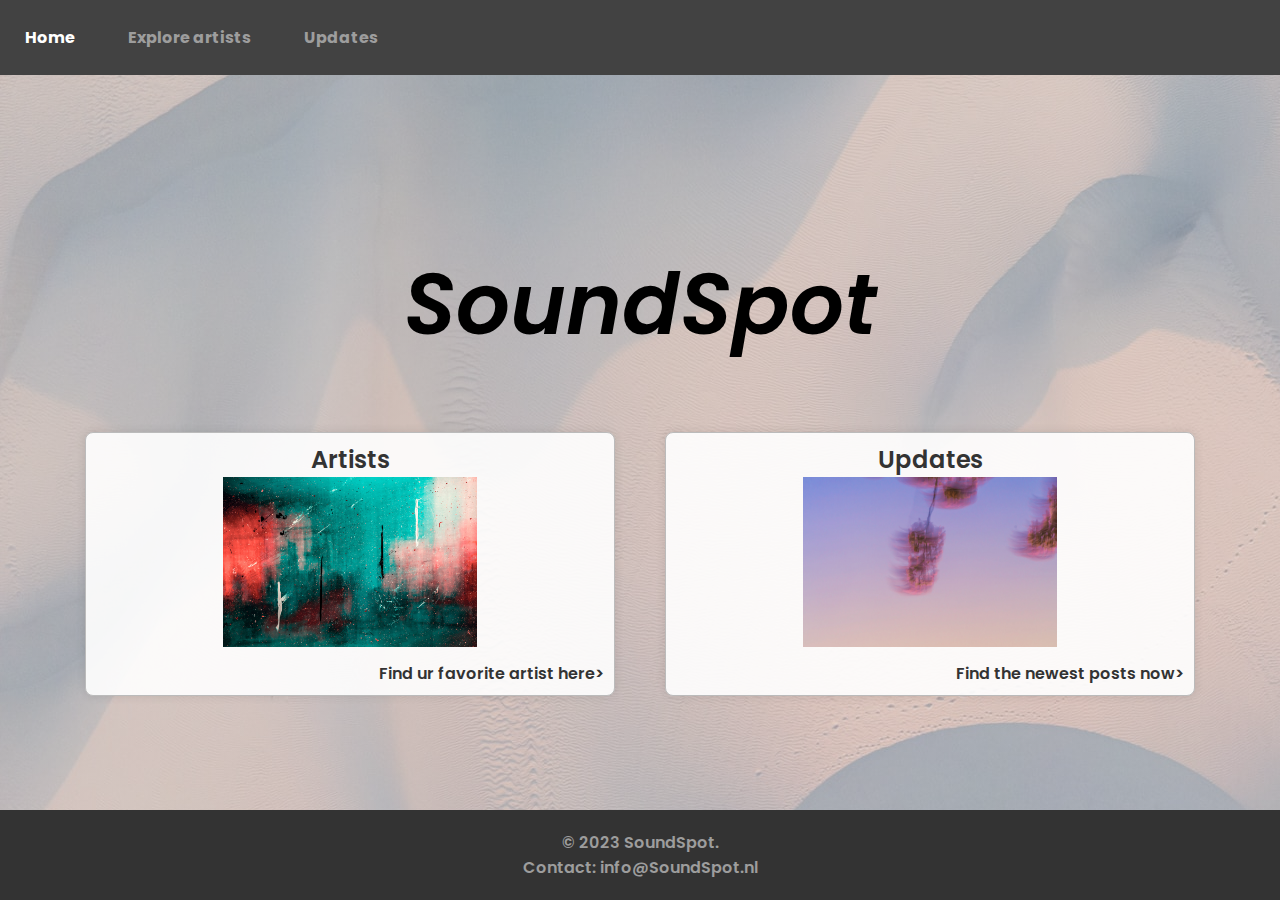
<file: index.html>
<!DOCTYPE html>
<html lang="en">
<head>
    <meta charset="UTF-8">
    <meta name="viewport" content="width=device-width, initial-scale=1.0">
    <title>SoundSpot | Home</title>
    <link rel="shortcut icon" type="image/png" href="assets/img/logo.png">
    <link rel="stylesheet" href="assets/style/index.css">
</head>
<body>

    <header>
        <div class="menu-icon">&#9776;</div>
        <nav>
            <ul>
                <li><a class="active" href="index.html">Home</a></li>
                <li><a href="artists.html">Explore artists</a></li>
                <li><a href="updates.html">Updates</a></li>
            </ul>
        </nav>
    </header>

    <main>
        <h1 id="banner" class="slide-up1"> SoundSpot</h1>

        <section class="flex-blocks-index">
            <article class="flex-block-index fade2">
                <a href="artists.html">
                    <h2>Artists</h2>
                    <img src="assets/img/placeholder1.jpg" alt="A picture that takes u to the artist page">
                    <p class="right-align">Find ur favorite artist here></p>
                </a>
            </article>
            <article class="flex-block-index fade2">
                <a href="updates.html">
                    <h2>Updates</h2>
                    <img src="assets/img/placeholder3.jpg" alt="A picture that takes u to the update page ">
                    <p class="right-align">Find the newest posts now></p>
                </a>
            </article>
        </section>

    </main>


    <footer>
        <div class="footer-info">
            <p>&copy; 2023 SoundSpot.</p>
            <p>Contact: info@SoundSpot.nl</p>
        </div>
    </footer>

    <script src="https://code.jquery.com/jquery-3.6.4.min.js"></script>
    <script>
        $(document).ready(function () {
            $('.menu-icon').click(function () {
                $('ul').toggleClass('show');
            });
        });
    </script>
</body>
</html>
</file>
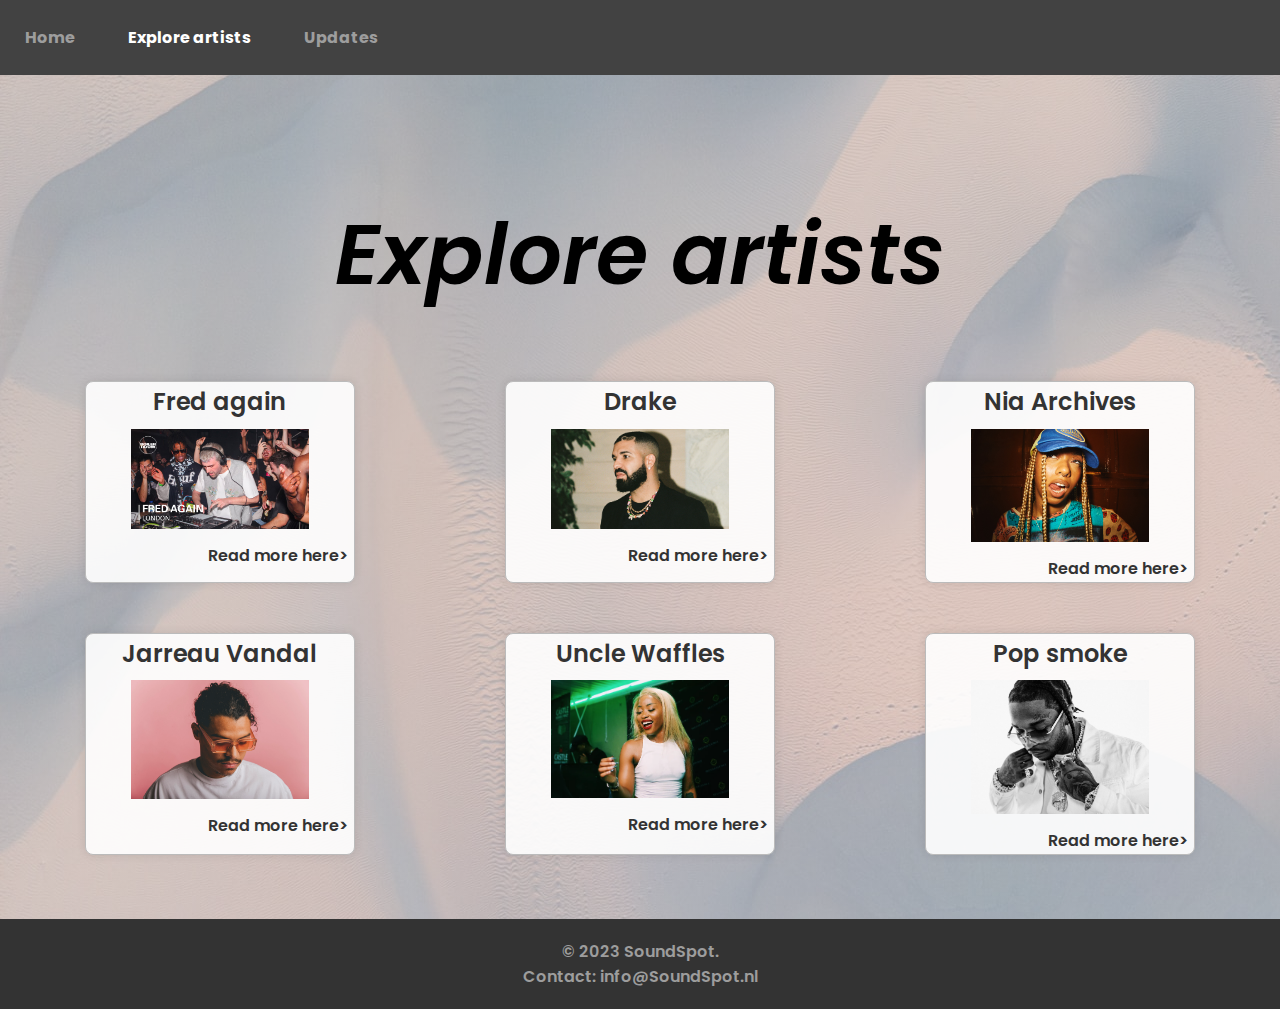
<file: artists.html>
<!DOCTYPE html>
<html lang="en">
<head>
    <meta charset="UTF-8">
    <meta name="viewport" content="width=device-width, initial-scale=1.0">
    <title>Explore artists | SoundSpot</title>
    <link rel="shortcut icon" type="image/png" href="assets/img/logo.png">
    <link rel="stylesheet" href="assets/style/index.css">
</head>
<body>

    <header>
        <div class="menu-icon">&#9776;</div>
        <nav>
            <ul>
                <li><a href="index.html">Home</a></li>
                <li><a class="active" href="artists.html">Explore artists</a></li>
                <li><a href="updates.html">Updates</a></li>
            </ul>
        </nav>
    </header>

    <main>
        <h1 id="banner" class="slide-up1">Explore artists</h1>
        <section class="flex-blocks_artist">
            <article class="flex-block_artist fade2">
                <a href="artists_overview_fred.html">
                    <h2>Fred again</h2>
                    <img src="assets/img/fred-again.jpg" alt="Fred Again cover">
                    <p class="right-align">Read more here></p>
                </a>
            </article>

            <article class="flex-block_artist fade2">
                <a href="artists_overview_drake.html">
                    <h2>Drake</h2>
                    <img src="assets/img/drake.jpg" alt="Drake cover">
                    <p class="right-align">Read more here></p>
                </a>
            </article>
            <article class="flex-block_artist fade2">
                <a href="404.html">
                    <h2>Nia Archives</h2>
                    <img src="assets/img/nia-archives.jpg" alt="Nia Archives cover">
                    <p class="right-align">Read more here></p>
                </a>
            </article>
            <article class="flex-block_artist fade2">
                <a href="404.html">
                    <h2>Jarreau Vandal</h2>
                    <img src="assets/img/jarreau-vandal.jpg" alt="Jarreau Vandal cover">
                    <p class="right-align">Read more here></p>
                </a>
            </article>
            <article class="flex-block_artist fade2">
                <a href="404.html">
                    <h2>Uncle Waffles</h2>
                    <img src="assets/img/uncle-waffels.jpg" alt="uncle waffles cover">
                    <p class="right-align">Read more here></p>
                </a>
            </article>
            <article class="flex-block_artist fade2">
                <a href="404.html">
                    <h2>Pop smoke</h2>
                    <img src="assets/img/pop-smoke.jpg" alt="Pop Smoke cover">
                    <p class="right-align">Read more here></p>
                </a>
            </article>

        </section>

    </main>

    <footer>
        <div class="footer-info">
            <p>&copy; 2023 SoundSpot.</p>
            <p>Contact: info@SoundSpot.nl</p>
        </div>
    </footer>

    <script src="https://code.jquery.com/jquery-3.6.4.min.js"></script>
    <script>
        $(document).ready(function () {
            $('.menu-icon').click(function () {
                $('ul').toggleClass('show');
            });
        });
    </script>
</body>
</html>
</file>
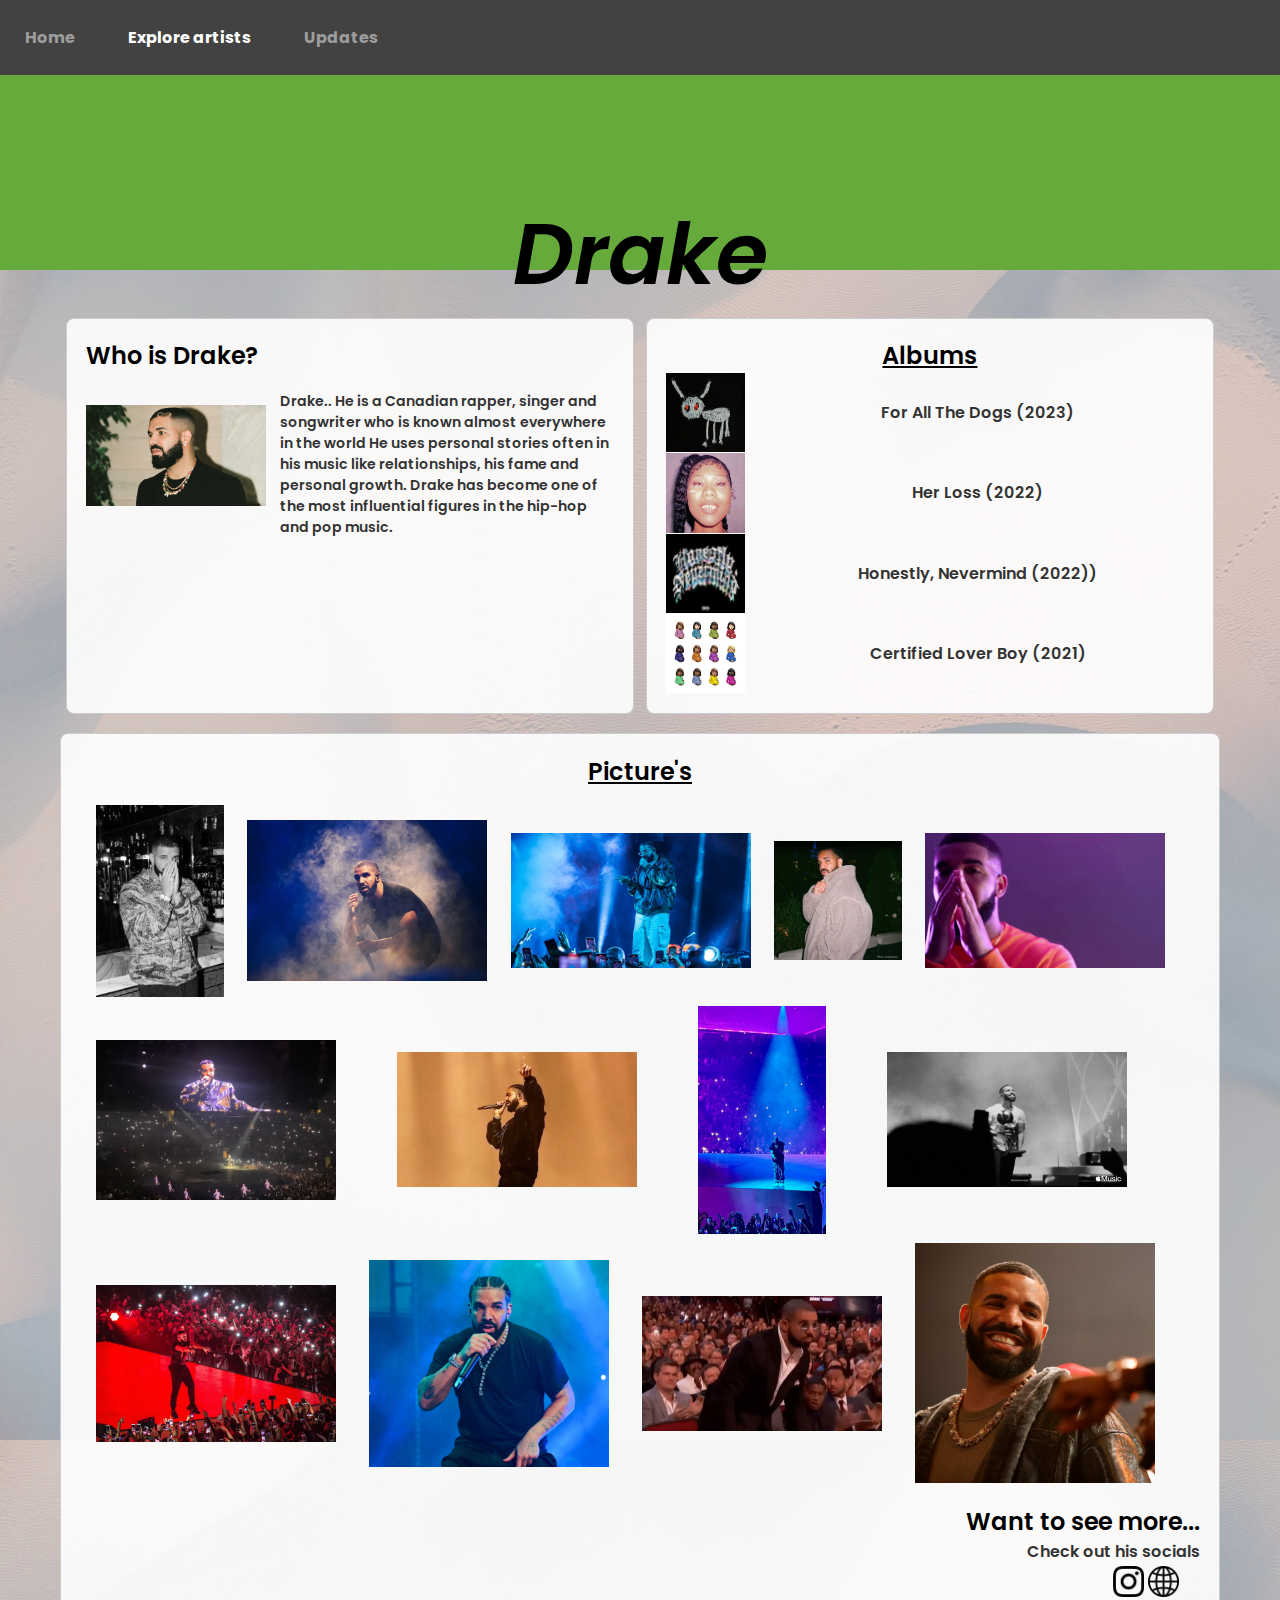
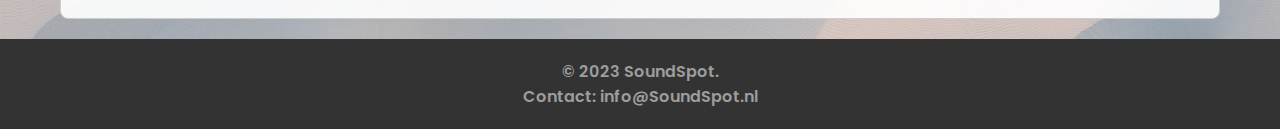
<file: artists_overview_drake.html>
<!DOCTYPE html>
<html lang="en">
<head>
    <meta charset="UTF-8">
    <meta name="viewport" content="width=device-width, initial-scale=1.0">
    <title>Artist Fred Again | SoundSpot </title>
    <link rel="shortcut icon" type="image/png" href="assets/img/logo.png">
    <link rel="stylesheet" href="assets/style/index.css">
</head>
<body>

        <header>
            <div class="menu-icon">&#9776;</div>
            <nav>
                <ul id="nav">
                    <li><a href="index.html">Home</a></li>
                    <li><a class="active" href="artists.html">Explore artists</a></li>
                    <li><a href="updates.html">Updates</a></li>
                </ul>
            </nav>
        </header>
        <div class="thumbnail-bg"> </div>
        <main>
            <h1 id="banner" class="slide-up1"> Drake</h1>
            
            <section class="artist-overview">
                <article class="artist-items" id="artist_main">
                    <h2>Who is Drake?</h2>
                    <div class="grid-info">
                        <img src="assets/img/drake.jpg" alt="Drake">

                        <p>Drake.. He is a Canadian rapper, singer and songwriter who is known almost everywhere in the
                            world
                            He uses personal stories often in his music like relationships, his fame and personal
                            growth.
                            Drake has become one of the most influential figures in the hip-hop and pop music.
                        </p>

                    </div>
                </article>
                <article class="artist-items">
                    <h2 class="kopname"><u>Albums</u></h2>


                    <ul class="album-list">
                        <li class="album-item">
                            <img src="assets/img/drake_for_all_the_dogs.png" alt="Album 1 Cover">
                            <p>For All The Dogs (2023)</p>
                        </li>
                        <li class="album-item">
                            <img src="assets/img/drake_and_21_savage_her_loss.png" alt="Album 2 Cover">
                            <p>Her Loss (2022)</p>
                        </li>
                        <li class="album-item">
                            <img src="assets/img/drake-honestly-nevermind-stream.jpg" alt="Album 2 Cover">
                            <p>Honestly, Nevermind (2022))</p>
                        </li>
                        <li class="album-item">
                            <img src="assets/img/drake_certified_lover_boy.png" alt="Album 2 Cover">
                            <p>Certified Lover Boy (2021)</p>
                        </li>
                    </ul>


                </article>
                <div class="artist-items full-width">
                    <h2 class="kopname"><u>Picture's</u></h2>

                    <section class="grid-foto">
                        <img class="portret-img-mid" src="assets/img/foto_drake2.jpg" alt="Foto 1 van drake">
                        <img class="landscape-img-mid" src="assets/img/foto_drake1.jpg" alt="Drake on the stage">
                        <img class="landscape-img-mid" src="assets/img/foto_drake5.jpg" alt="Drake sing'g">
                        <img class="portret-img-mid" src="assets/img/foto_drake3.jpg" alt="Picture taken on stage">
                        <img class="landscape-img-mid" src="assets/img/drake_gif3.gif" alt="Afbeelding 3">
                        <img class="landscape-img-mid" src="assets/img/foto_drake6.jpg" alt="Drake pose">
                        <img class="landscape-img-mid" src="assets/img/foto_drake7.jpg" alt="drake live">
                        <img class="portret-img-mid" src="assets/img/foto_drake8.jpg" alt="drake vibes">
                        <img class="landscape-img-mid" src="assets/img/drake_gif1.gif" alt="Drake with trophy">
                        <img class="landscape-img-mid" src="assets/img/foto_drake9.jpg" alt="Drake performing">
                        <img class="landscape-img-mid" src="assets/img/foto_drake10.jpg" alt="gif 2">
                        <img class="landscape-img-mid" src="assets/img/drake_gif2.gif" alt="Afbeelding 3">
                        <img class="landscape-img-mid" src="assets/img/foto_drake11.jpg" alt="gif of drake">
                    

                    </section>
                    <div class="right-align">
                        <h2>Want to see more...</h2>
                        <p> Check out his socials
                        </p>
                        <div class="socials_icon">
                            <a href="https://www.instagram.com/champagnepapi/"><img src="assets/img/icons/instagram.png"
                                    class="icons" alt="go to Instagram"></a>
                            <a href="https://drake.lnk.to/forallthedogs"><img src="assets/img/icons/internet.png"
                                    class="icons" alt="go to his website"></a>
                        </div>

                    </div>
                </div>

            </section>

        </main>
        <footer>
            <div class="footer-info">
                <p>&copy; 2023 SoundSpot.</p>
                <p>Contact: info@SoundSpot.nl</p>
            </div>
        </footer>


    <script src="https://code.jquery.com/jquery-3.6.4.min.js"></script>
    <script>
        $(document).ready(function () {
            $('.menu-icon').click(function () {
                $('#nav').toggleClass('show');
            });
        });
    </script>
</body>
</html>
</file>
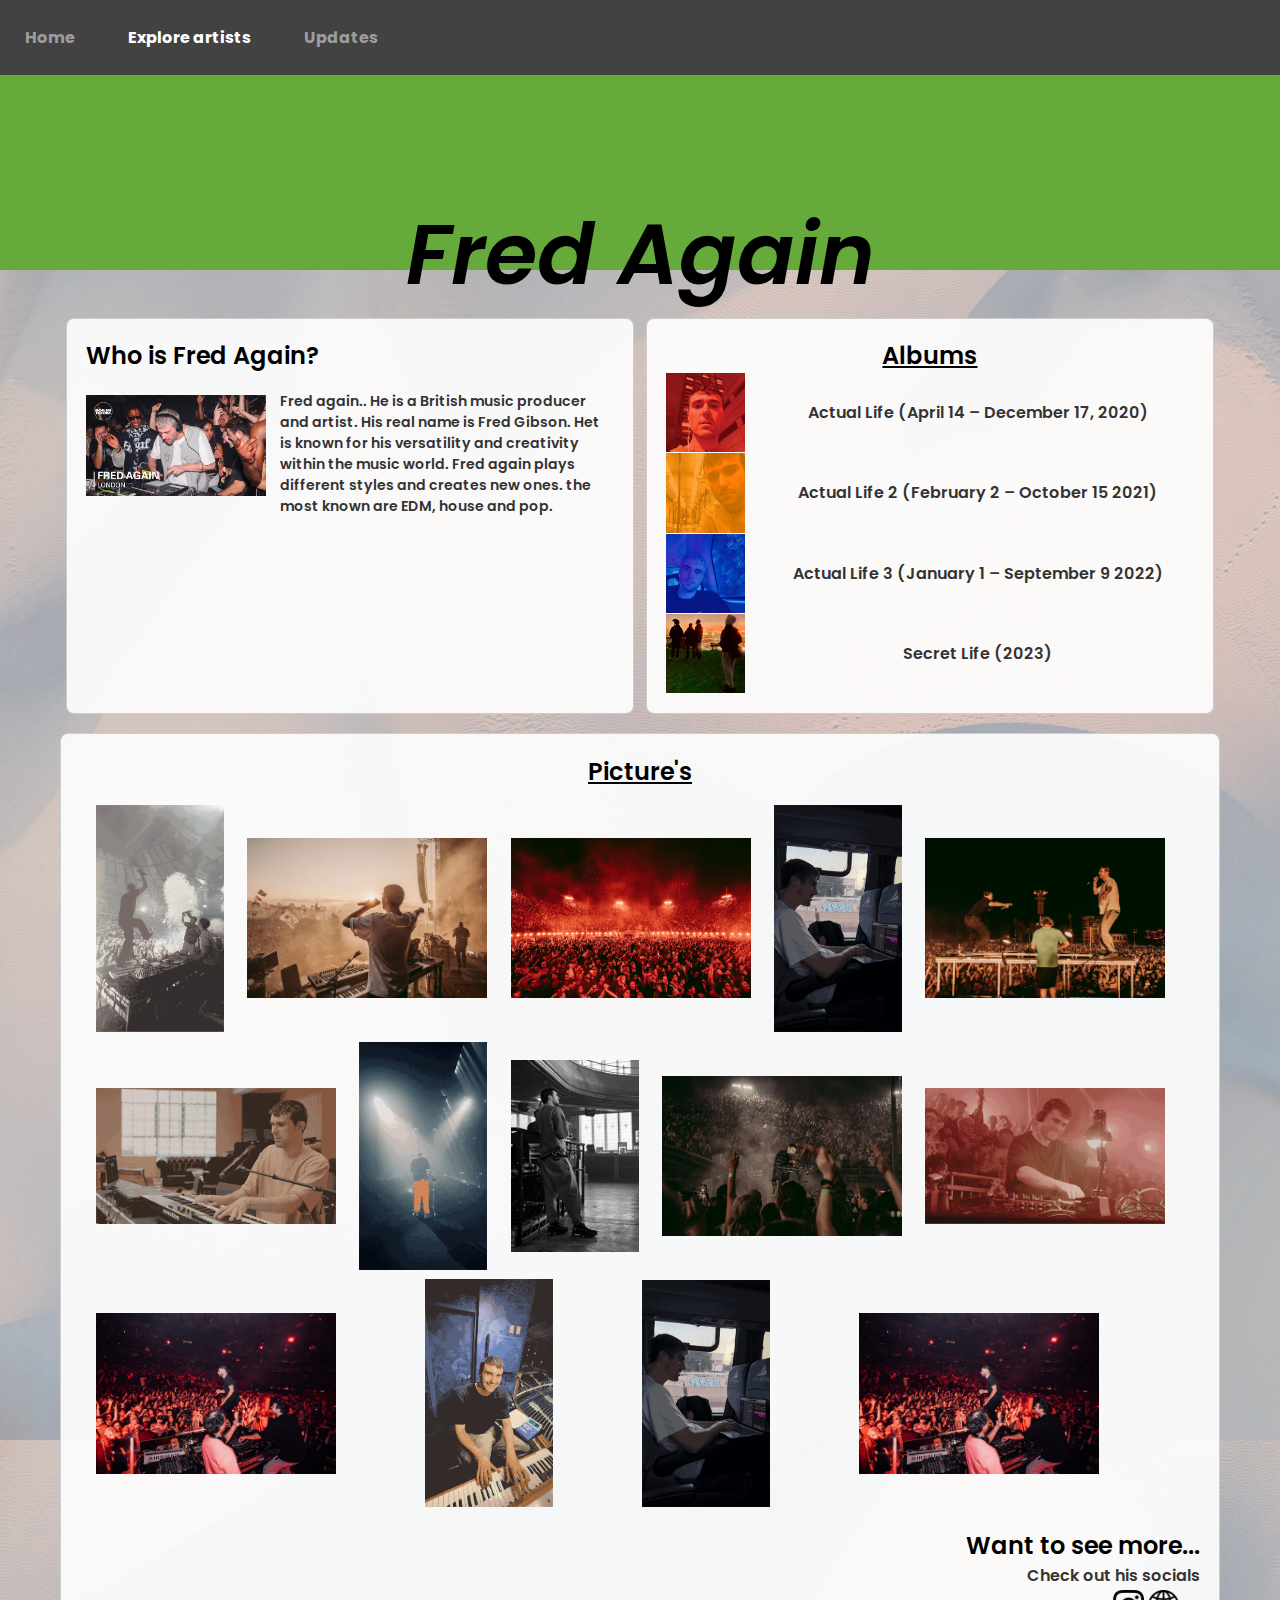
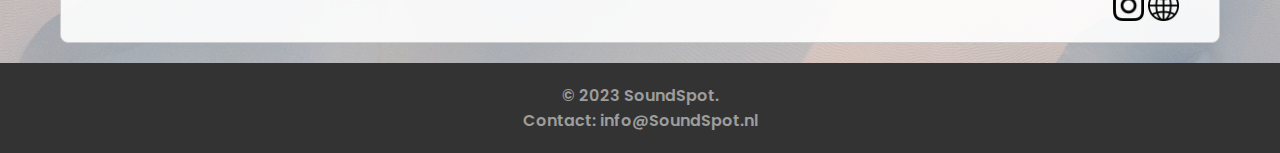
<file: artists_overview_fred.html>
<!DOCTYPE html>
<html lang="en">
<head>
    <meta charset="UTF-8">
    <meta name="viewport" content="width=device-width, initial-scale=1.0">
    <title>Artist Fred Again | SoundSpot </title>
    <link rel="shortcut icon" type="image/png" href="assets/img/logo.png">
    <link rel="stylesheet" href="assets/style/index.css">

</head>
<body>
    <div class="thumbnail-bg">
        <header>
            <div class="menu-icon">&#9776;</div>
            <nav>
                <ul id="nav">
                    <li><a href="index.html">Home</a></li>
                    <li><a class="active" href="artists.html">Explore artists</a></li>
                    <li><a href="updates.html">Updates</a></li>
                </ul>
            </nav>
        </header>


        <main>
            <h1 id="banner" class="slide-up1"> Fred Again</h1>

            <section class="artist-overview">
                <article class="artist-items" id="artist_main">
                    <h2>Who is Fred Again?</h2>
                    <div class="grid-info">
                        <img src="assets/img/fred-again.jpg" alt="Afbeelding 1">

                        <p>Fred again.. He is a British music producer and artist. His real name is Fred Gibson.
                            Het is known for his versatility and creativity within the music world.
                            Fred again plays different styles and creates new ones. the most known are EDM, house and
                            pop.
                        </p>

                    </div>
                </article>
                <article class="artist-items">
                    <h2 class="kopname"><u>Albums</u></h2>


                    <ul class="album-list">
                        <li class="album-item">
                            <img src="assets/img/fred_album1.jpg" alt="Album 1 Cover">
                            <p>Actual Life (April 14 – December 17, 2020)</p>
                        </li>
                        <li class="album-item">
                            <img src="assets/img/fred_album2.jpg" alt="Album 2 Cover">
                            <p>Actual Life 2 (February 2 – October 15 2021)</p>
                        </li>
                        <li class="album-item">
                            <img src="assets/img/fred_album3.jpg" alt="Album 2 Cover">
                            <p>Actual Life 3 (January 1 – September 9 2022)</p>
                        </li>
                        <li class="album-item">
                            <img src="assets/img/fred_album4.jpg" alt="Album 2 Cover">
                            <p>Secret Life (2023)</p>
                        </li>
                    </ul>

                </article>
                <div class="artist-items full-width">
                    <h2 class="kopname"><u>Picture's</u></h2>

                    <section class="grid-foto">
                        <img class="portret-img-mid" src="assets/img/fred-IMG_1.gif" alt="Fred again live show">
                        <img class="landscape-img-mid" src="assets/img/fred-6.jpg" alt="Fread again talk to crowd">
                        <img class="landscape-img-mid" src="assets/img/fred-2.jpg" alt="Freds view">
                        <img class="portret-img-mid" src="assets/img/fred-IMG_2.gif" alt="Vibing in the bus">
                        <img class="landscape-img-mid" src="assets/img/fred-3.jpg" alt="Cochella 2023">
                        <img class="landscape-img-mid" src="assets/img/fred-IMG_3.gif" alt="Piano live-set">
                        <img class="portret-img-mid" src="assets/img/fred-IMG_4.gif" alt="Big venue">
                        <img class="portret-img-mid" src="assets/img/fred-5.jpg" alt="Fred thinking">
                        <img class="landscape-img-mid" src="assets/img/fred-4.jpg" alt="Live playin">
                        <img class="landscape-img-mid" src="assets/img/fred-IMG_5.gif" alt="Fred djing and vibing">
                        <img class="landscape-img-mid" src="assets/img/fred-1.jpg" alt="on the deks">
                        <img class="portret-img-mid" src="assets/img/fred-IMG_6.gif" alt="Piano">
                        <img class="portret-img-mid" src="assets/img/fred-IMG_2.gif" alt="Bus drive">
                        <img class="landscape-img-mid" src="assets/img/fred-1.jpg" alt="On stage">

                    </section>
                    <div class="right-align">
                        <h2>Want to see more...</h2>
                        <p> Check out his socials
                        </p>
                        <div class="socials_icon">
                            <a href="https://www.instagram.com/fredagainagainagainagainagain/"><img
                                    src="assets/img/icons/instagram.png" class="icons" alt="go to Instagram"></a>
                            <a href="https://www.fredagain.com/"><img src="assets/img/icons/internet.png" class="icons"
                                    alt="go to his website"></a>
                        </div>

                    </div>
                </div>

            </section>

        </main>

        <footer>
            <div class="footer-info">
                <p>&copy; 2023 SoundSpot.</p>
                <p>Contact: info@SoundSpot.nl</p>
            </div>
        </footer>

    </div>

    <script src="https://code.jquery.com/jquery-3.6.4.min.js"></script>
    <script>
        $(document).ready(function () {
            $('.menu-icon').click(function () {
                $('#nav').toggleClass('show');
            });
        });
    </script>
</body>
</html>
</file>
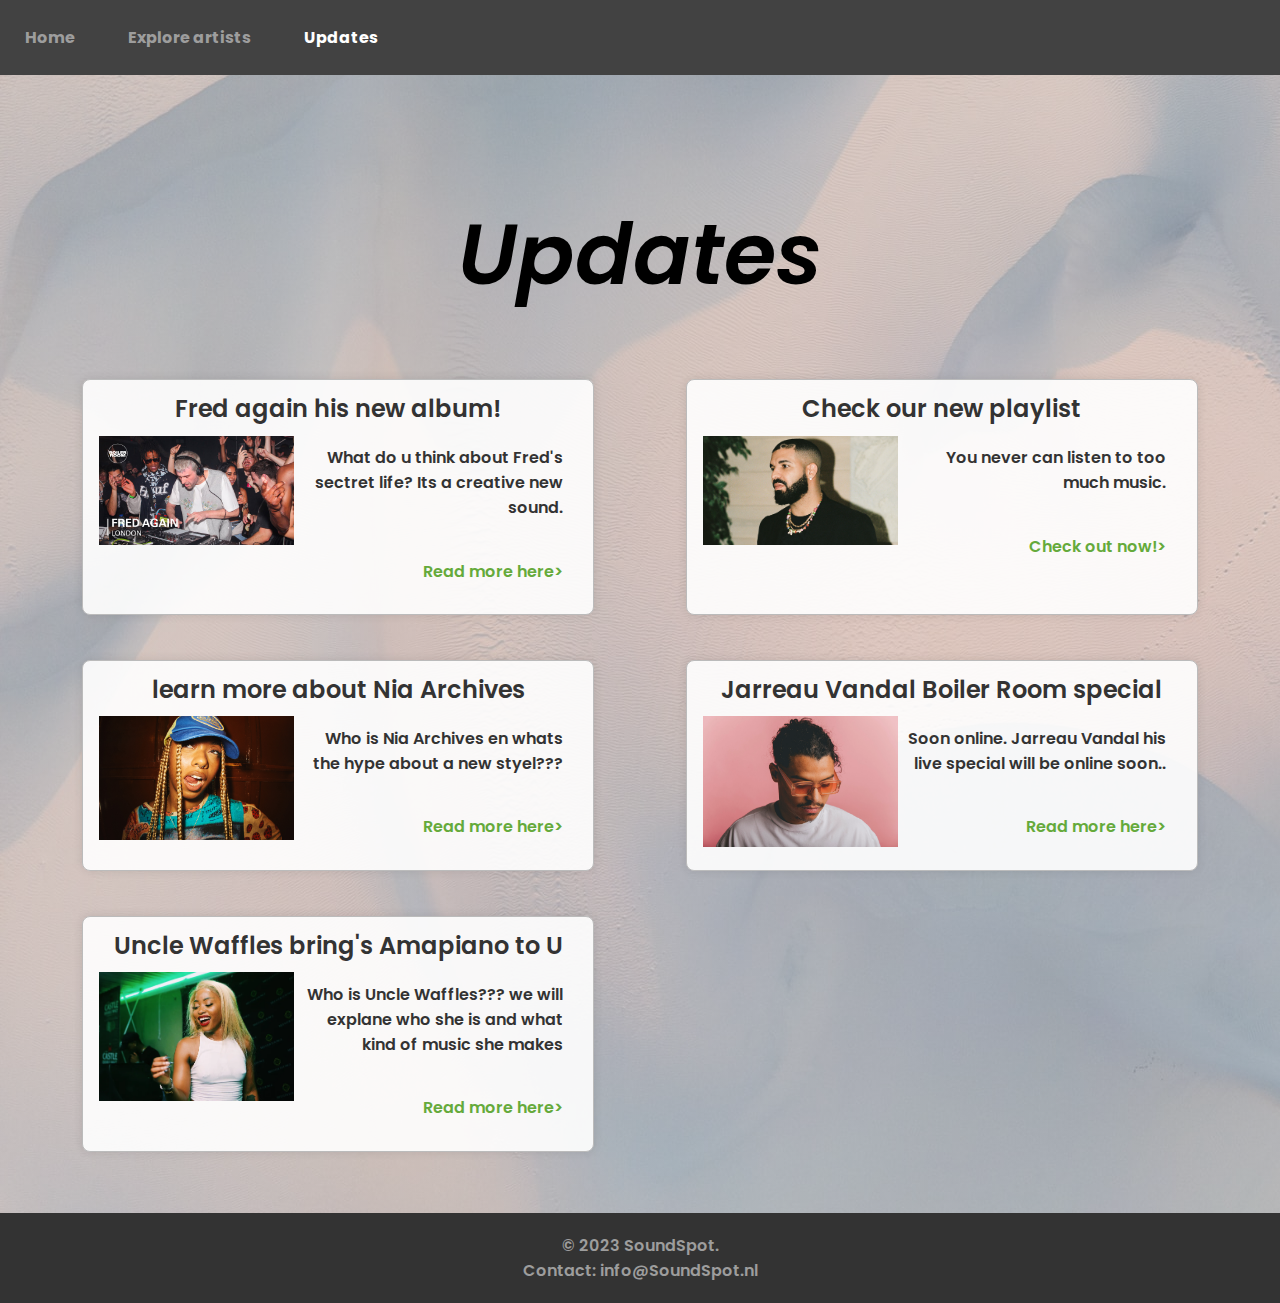
<file: updates.html>
<!DOCTYPE html>
<html lang="en">
<head>
    <meta charset="UTF-8">
    <meta name="viewport" content="width=device-width, initial-scale=1.0">
    <title>Updates | SoundSpot</title>
    <link rel="shortcut icon" type="image/png" href="assets/img/logo.png">
    <link rel="stylesheet" href="assets/style/index.css">
</head>
<body>

    <header>
        <div class="menu-icon">&#9776;</div>
        <nav>
            <ul>
                <li><a href="index.html">Home</a></li>
                <li><a href="artists.html">Explore artists</a></li>
                <li><a class="active" href="updates.html">Updates</a></li>
            </ul>
        </nav>
    </header>

    <main>
        <h1 id="banner" class="slide-up1">Updates</h1>
        <section class="flex-blocks_update">
            <article class="flex-block_update fade2">
                <a href="404.html">
                    <h2>Fred again his new album!</h2>
                    <img src="assets/img/fred-again.jpg" alt="Fred Again cover">
                    <p>What do u think about Fred's sectret life? Its a creative new sound.</p>
                    <p class="right-align">Read more here></p>
                </a>
            </article>

            <article class="flex-block_update fade2">
                <a href="404.html">
                    <h2>Check our new playlist</h2>
                    <img src="assets/img/drake.jpg" alt="Drake cover">
                    <p>You never can listen to too much music.</p>

                    <p class="right-align">Check out now!></p>
                </a>
            </article>
            <article class="flex-block_update fade2">
                <a href="404.html">
                    <h2>learn more about Nia Archives</h2>
                    <img src="assets/img/nia-archives.jpg" alt="Nia Archives cover">
                    <p>Who is Nia Archives en whats the hype about a new styel???</p>
                    <p class="right-align">Read more here></p>
                </a>
            </article>
            <article class="flex-block_update fade2">
                <a href="404.html">
                    <h2>Jarreau Vandal Boiler Room special</h2>
                    <img src="assets/img/jarreau-vandal.jpg" alt="Jarreau Vandal cover">
                    <p>Soon online. Jarreau Vandal his live special will be online soon..</p>
                    <p class="right-align">Read more here></p>
                </a>
            </article>
            <article class="flex-block_update fade2">
                <a href="404.html">
                    <h2>Uncle Waffles bring's Amapiano to U</h2>
                    <img src="assets/img/uncle-waffels.jpg" alt="uncle waffles cover">
                    <p>Who is Uncle Waffles??? we will explane who she is and what kind of music she makes </p>
                    <p class="right-align">Read more here></p>
                </a>
            </article>

        </section>

    </main>

    <footer>
        <div class="footer-info">
            <p>&copy; 2023 SoundSpot.</p>
            <p>Contact: info@SoundSpot.nl</p>
        </div>
    </footer>

    <script src="https://code.jquery.com/jquery-3.6.4.min.js"></script>
    <script>
        $(document).ready(function () {
            $('.menu-icon').click(function () {
                $('ul').toggleClass('show');
            });
        });
    </script>
</body>
</html>
</file>
<file: assets/style/index.css>
/* lettertype ophalen */
@font-face {
    font-family: "Poppins";
    src: url(../fonts/Poppins/Poppins-Bold.ttf);
}

@font-face {
    font-family: "Poppins-SemiBold";
    src: url(../fonts/Poppins/Poppins-SemiBold.ttf);
}

@font-face {
    font-family: "Poppins-SemiBoldItalic";
    src: url(../fonts/Poppins/Poppins-SemiBoldItalic.ttf);
}

h1,
h2,
h3,
p {
    font-family: "Poppins-SemiBold", sans-serif;
}

/* einde lettertype */

@keyframes fadein {
    from {
        opacity: 0;
    }

    to {
        opacity: 1;
    }
}

.fade1 {
    -webkit-animation: fadein 2s;
    /* Safari, Chrome and Opera > 12.1 */
    -moz-animation: fadein 2s;
    /* Firefox < 16 */
    -ms-animation: fadein 2s;
    /* Internet Explorer */
    -o-animation: fadein 2s;
    /* Opera < 12.1 */
    animation: fadein 2s;
}

.fade2 {
    -webkit-animation: fadein 4s;
    /* Safari, Chrome and Opera > 12.1 */
    -moz-animation: fadein 4s;
    /* Firefox < 16 */
    -ms-animation: fadein 4s;
    /* Internet Explorer */
    -o-animation: fadein 4s;
    /* Opera < 12.1 */
    animation: fadein 4s;
}

@keyframes slide-up {

    /* from { transform: translate3d(0, 100%, 0); } */
    /* to   { transform: translate3d(0, 0, 0); } */
    from {
        transform: translate3d(0, 100%, 0);
        opacity: 0;
        color: #fff;
    }

    to {
        transform: translate3d(0, 0, 0);
        opacity: 1;
        color: #333;
    }
}

.slide-up1 {
    -webkit-animation: slide-up 2s;
    /* Safari, Chrome and Opera > 12.1 */
    -moz-animation: slide-up 2s;
    /* Firefox < 16 */
    -ms-animation: slide-up 2s;
    /* Internet Explorer */
    -o-animation: slide-up 2s;
    /* Opera < 12.1 */
    animation: slide-up 2s;
}

* {
    box-sizing: border-box;
    margin: 0 auto;
    padding: 0;
}

body {
    background: linear-gradient(291deg,
            rgb(175 175 175 / 35%),
            rgb(175 175 175 / 45%)),
        url(../img/background.jpg);
    background-repeat: repeat;

    min-height: 100vh;
    display: flex;
    flex-direction: column;
}

a {
    text-decoration: none;
}

/* navbar  */
header {
    background-color: #424242;
    color: #fff;
    padding: 25px;
    font-family: "Poppins", sans-serif;
    width: 100%;
    
}

nav ul {
    list-style: none;
    padding: 0;
}

nav li {
    display: inline;
    margin-right: 50px;
}

nav a {
    color: #9d9d9d;
}

.active {
    color: #fff;
}

.menu-icon {
    display: none;
}


/* einde navbor */
main {
    max-width: 1200px;
    margin: auto;
    padding: 0 20px;
}

.right-align {
    text-align: end;
}

.center-align {
    text-align: center;
}

#banner {
    font-size: 5.3em;
    /*85px;*/
    font-weight: 800;
    text-align: center;
    margin-top: 10%;
    font-family: "Poppins-SemiBoldItalic", sans-serif;
}

footer {
    background-color: #333;
    color: #9d9d9d;
    padding: 20px;
    text-align: center;
    width: 100%;

}

/* begin index pagina */


.flex-blocks-index {
    display: flex;
    justify-content: center;
    margin: 2.4em 0;
}

.flex-blocks-index a {
    color: #333;
}

.flex-block-index {
    margin: 1.56em;
    padding: 0.6em;
    text-align: center;
    border: 1px solid #bbb;
    background-color: rgba(255, 255, 255, 0.9);
    border-radius: 8px;
    box-shadow: 0 0 0.6em rgba(0, 0, 0, 0.1);
    color: #666;
}

.flex-block-index:hover {
    background-color: rgba(214, 214, 214, 0.79);
    border-radius: 4px;
    box-shadow: 0 0 0.6em rgba(50, 50, 50, 0.51);
}

.flex-block-index img {
    max-width: 50%;
    height: auto;
    margin-bottom: 0.6em;
}

.flex-block-index h3 {
    color: #333;
}

/* einde index */

/* css voor artists */

.flex-blocks_artist {
    display: flex;
    flex-wrap: wrap;
    justify-content: space-between;
    margin: 2.4em 0;
}

.flex-blocks_artist a {
    text-decoration: none;
    color: #333;
}

.flex-block_artist {
    flex-basis: calc(25% - 20px);
    margin: 1.56em;
    padding: 0.1em 0.4em;
    text-align: center;
    border: 1px solid #bbb;
    background-color: rgba(255, 255, 255, 0.9);
    border-radius: 8px;
    box-shadow: 0 0 0.6em rgba(0, 0, 0, 0.1);
    color: #666;
}

.flex-block_artist h3 {
    color: #333;
    margin-top: 0.2em;
}

.flex-block_artist img {
    max-width: 70%;
    height: auto;
    margin: 0.6em 0.3em;
}


/* update pagina */

.flex-blocks_update {
    display: flex;
    flex-wrap: wrap;
    justify-content: space-between;
    margin: 2.4em 0;
}

.flex-blocks_update a {
    text-decoration: none;
    color: #333;
}

.flex-block_update {
    flex-basis: calc(45% - 10px);
    margin: 1.4em;
    padding: 0.7em 0.7em;
    text-align: center;
    border: 1px solid #bbb;
    background-color: rgba(255, 255, 255, 0.9);
    border-radius: 8px;
    box-shadow: 0 0 0.6em rgba(0, 0, 0, 0.1);
    color: #666;
}

.flex-block_update h3 {
    color: #333;
    margin-top: 0.2em;
}

.flex-block_update p {
    text-align: end;
    padding: 1.2em 1.2em;
}

.flex-block_update img {
    float: left;
    max-width: 40%;
    height: auto;
    margin: 0.6em 0.3em;
}

.flex-block_update .right-align {
    color: #65aa3b;
}

/* css voor artist overview */



.thumbnail-bg {
    background-color: #65aa3b;
    width: 100%; 
    position: absolute;
    top: 0;
    left: 0;
    height: 30vh;
    z-index: -1;
}

.artist-overview {
    display: flex;
    flex-wrap: wrap;
    justify-content: space-between;
}

.artist-items {
    width: 49%;
    margin-bottom: 1.2em;
    box-sizing: border-box;
    padding: 1.2em;
    border: 1px solid #ccc;
    border-radius: 8px;
    background-color: rgba(255, 255, 255, 0.9);

}

.artist-items img {
    width: 20vh;
    height: auto;
    margin-left: 0;
}

.artist-items h3 {
    text-align: center;
}

.artist-items p {
    color: #333;
    margin-left: 1em;
}

.artist-items a {
    color: #663f3f;
}

.full-width {
    width: 100%;
}

.grid-foto .portret-img-mid {
    width: 8em;
}

.grid-foto {
    display: flex;
    flex-wrap: wrap;
    gap: 0.3em;
    align-items: center;
    justify-content: space-between;
    overscroll-behavior: none;
    padding: 1em 1em;
    justify-content: center;

}

.grid-foto img {
    width: 15em;
    height: auto;
    margin-bottom: 0.3em;
}

.artist-items .icons {
    width: 35px;
    float: left;
    padding: 2px;
}

.grid-info {
    display: flex;
    align-items: center;
    font-size: 0.8em;
}

.grid-info p {
    font-size: 1.1em;
    margin-left: 1em;
    margin-top: 1.3em;
}

.socials_icon {
    float: right;
    margin-right: 1.2em;
}


.album-list {
    list-style: none;
    padding: 0;
}

.album-item {
    display: flex;
    align-items: center;
    margin-bottom: 1px;
}

.album-item img {
    width: 15%;
    height: auto;
}

.kopname {
    text-align: center;
}

/* einde  artist overview */

/* 404 pagina */

.divbg {
    background-color: #fff;
    width: 50vw;
    margin: 0 auto;
    border-radius: 8px;
    padding: 3em;

}

.divbg a {
    color: #65aa3b;
}

.divbg a:hover {
    color: #b01c1c;
}

/* media querie voor wanneer je scherm kleiner is dan 720px */
@media only screen and (max-width: 720px) {
    nav>li {
        display: none;
    }

    .menu-icon {
        display: block;
        cursor: pointer;
    }

    nav>ul {
        flex-direction: row;
        align-items: center;
        position: absolute;
        top: 70px;
        left: 0;
        right: 0;
        background-color: #333;
        z-index: 1;
        display: none;
    }

    nav>ul.show {
        display: flex;
        padding: 1.2em;
    }

    #banner {
        font-size: 3.5em;
    }

    .flex-blocks-index {
        flex-wrap: wrap;
    }

    .flex-block-index {
        display: block;
        flex-direction: column;
    }

    /* artist overview */

    .flex-block_artist {
        flex-basis: auto;
    }

    .artist-items {
        width: 100%;
    }



    .flex-block_update {
        flex-basis: auto;
    }

    /* artist overview fred*/
    .album-item img {
        width:17%;
        height: auto;
    }

    .divbg {
        width: 100%;
    }
}

/* einde media querie */
</file>
